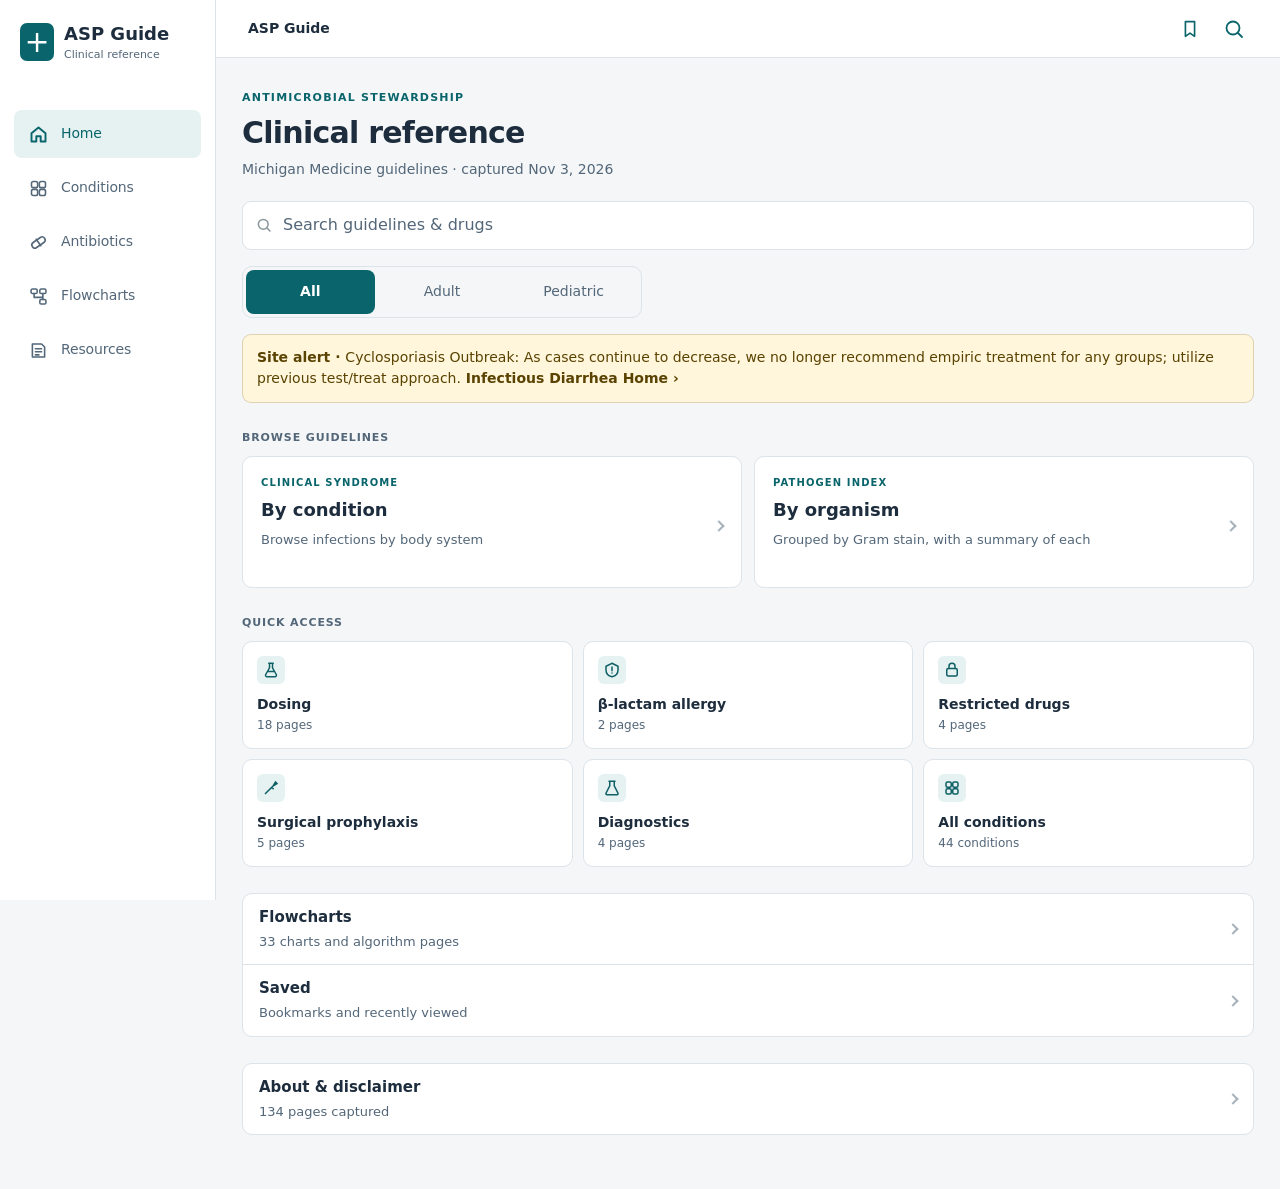
<file: index.html>
<!doctype html>
<html lang="en">
<head>
  <meta charset="utf-8">
  <meta name="viewport" content="width=device-width, initial-scale=1, viewport-fit=cover">
  <meta name="robots" content="noindex, nofollow">
  <meta name="theme-color" content="#f6f5f1" media="(prefers-color-scheme: light)">
  <meta name="theme-color" content="#0f1417" media="(prefers-color-scheme: dark)">
  <meta name="apple-mobile-web-app-capable" content="yes">
  <meta name="mobile-web-app-capable" content="yes">
  <meta name="apple-mobile-web-app-status-bar-style" content="default">
  <meta name="apple-mobile-web-app-title" content="ASP Guide">
  <meta http-equiv="Content-Security-Policy" content="default-src 'self'; script-src 'self'; style-src 'self'; img-src 'self' data:; connect-src 'self'; base-uri 'none'; form-action 'none'">
  <title>ASP Guide</title>
  <link rel="manifest" href="manifest.webmanifest">
  <link rel="icon" href="icons/icon-192.png">
  <link rel="apple-touch-icon" href="icons/apple-touch-icon.png">
  <link rel="stylesheet" href="styles.css">
</head>
<body>
  <a class="skip-link" href="#view" onclick="document.getElementById('view').focus(); return false;">Skip to content</a>
  <a class="app-brand" href="#/" aria-label="ASP Guide home"><span class="brand-symbol" aria-hidden="true">+</span><span>ASP Guide<small>Clinical reference</small></span></a>
  <header class="bar" id="bar">
    <button class="bar-btn" id="back" type="button" aria-label="Back" hidden>
      <svg viewBox="0 0 24 24" aria-hidden="true"><path d="M15 5l-7 7 7 7"/></svg>
    </button>
    <h1 class="bar-title" id="bar-title"></h1>
    <div class="bar-right">
      <button class="bar-btn" id="aa" type="button" aria-label="Change text size" hidden>
        <svg viewBox="0 0 24 24" aria-hidden="true"><path d="M3 18l4.5-11L12 18M4.6 14.5h5.8M14 18l3-7 3 7M15 16h4"/></svg>
      </button>
      <button class="bar-btn" id="star" type="button" aria-label="Save" aria-pressed="false" hidden>
        <svg viewBox="0 0 24 24" aria-hidden="true"><path d="M12 3.5l2.6 5.3 5.9.9-4.3 4.1 1 5.8L12 16.9l-5.2 2.7 1-5.8L3.5 9.7l5.9-.9z"/></svg>
      </button>
      <a class="bar-btn" id="savedbtn" href="#/saved" aria-label="Saved items">
        <svg viewBox="0 0 24 24" aria-hidden="true"><path d="M7 4h10v16l-5-3.5L7 20z"/></svg>
      </a>
      <button class="bar-btn" id="searchbtn" type="button" aria-label="Search">
        <svg viewBox="0 0 24 24" aria-hidden="true"><circle cx="11" cy="11" r="6.5"/><path d="M16 16l4 4"/></svg>
      </button>
    </div>
  </header>

  <div id="demo" class="demo" hidden>Demo data: placeholder text on the real page list. Run the capture to load the guidelines.</div>

  <main id="view" tabindex="-1"></main>

  <div id="toast" class="toast" role="status" hidden></div>

  <nav class="tabs" aria-label="Sections">
    <a href="#/" data-tab="home"><svg viewBox="0 0 24 24" aria-hidden="true"><path d="M4 10.5L12 4l8 6.5V20h-5.5v-6h-5v6H4z"/></svg><span>Home</span></a>
    <a href="#/conditions" data-tab="cond"><svg viewBox="0 0 24 24" aria-hidden="true"><rect x="4" y="4" width="7" height="7" rx="2"/><rect x="13" y="4" width="7" height="7" rx="2"/><rect x="4" y="13" width="7" height="7" rx="2"/><rect x="13" y="13" width="7" height="7" rx="2"/></svg><span>Conditions</span></a>
    <a href="#/drugs" data-tab="drugs"><svg viewBox="0 0 24 24" aria-hidden="true"><rect x="3.5" y="8.5" width="17" height="7" rx="3.5" transform="rotate(-35 12 12)"/><path d="M9.4 8.3l5.2 7.4"/></svg><span>Antibiotics</span></a>
    <a href="#/charts" data-tab="charts"><svg viewBox="0 0 24 24" aria-hidden="true"><rect x="3.5" y="3.5" width="7" height="5" rx="1.5"/><rect x="13.5" y="15.5" width="7" height="5" rx="1.5"/><rect x="13.5" y="3.5" width="7" height="5" rx="1.5"/><path d="M7 8.5v4.5h10M17 8.5v7"/></svg><span>Flowcharts</span></a>
    <a href="#/res" data-tab="res"><svg viewBox="0 0 24 24" aria-hidden="true"><path d="M5 4.5h10.5L19 8v11.5H5z"/><path d="M8.5 10h7M8.5 13.5h7M8.5 17h4"/></svg><span>Resources</span></a>
  </nav>

  <script src="app.js" defer></script>
</body>
</html>
</file>
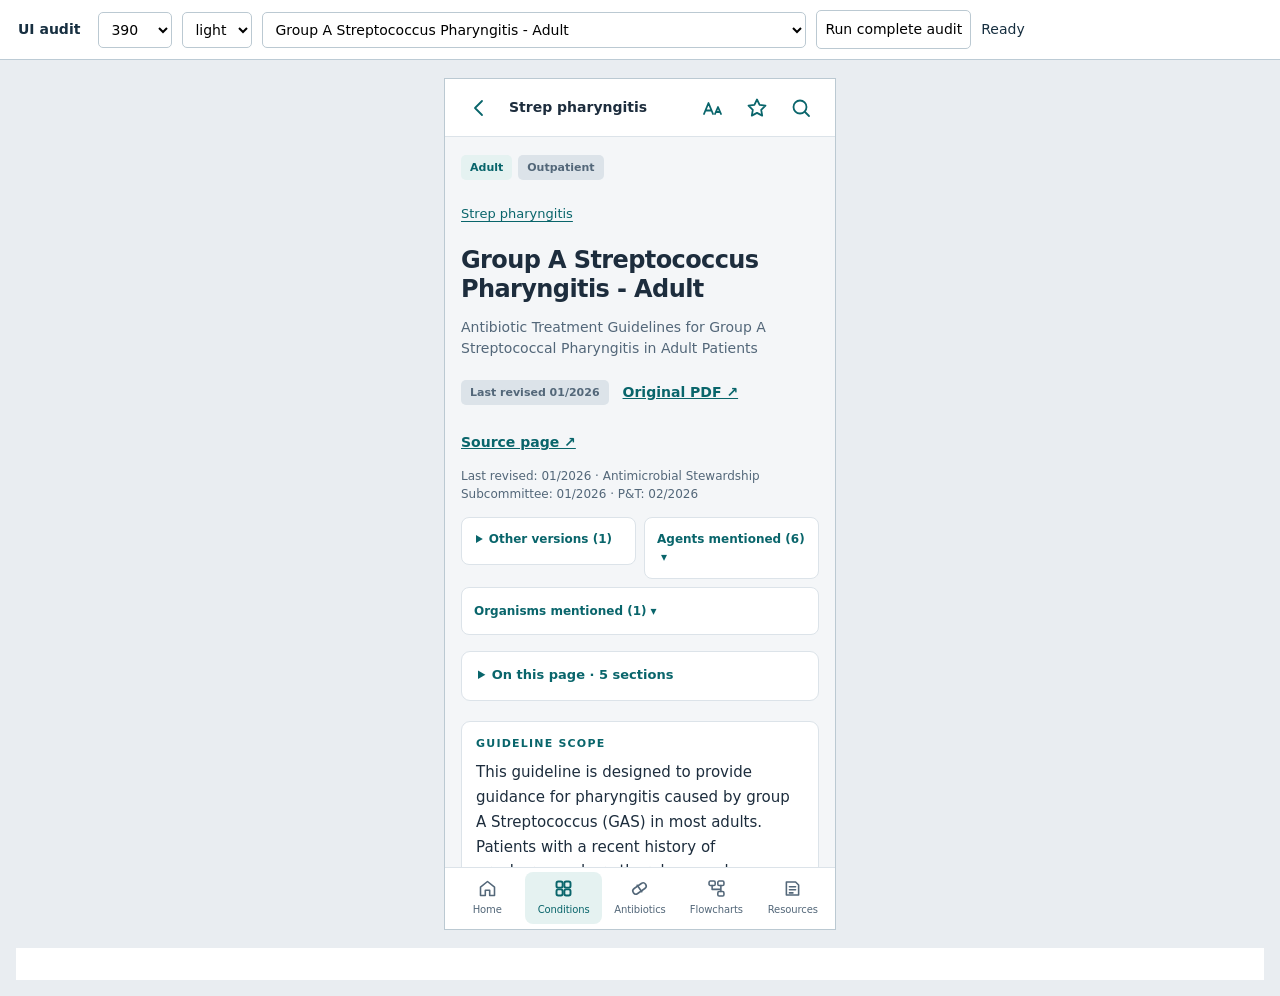
<file: tools/qa/browser-audit.html>
<!doctype html><html><head><meta charset="utf-8"><base href="../../"><title>ASP Guide UI audit</title><style>
body{margin:0;background:#e9edf1;color:#172f40;font:14px/1.5 system-ui}header{position:sticky;top:0;background:white;padding:10px 18px;z-index:2;display:flex;gap:10px;align-items:center;flex-wrap:wrap;border-bottom:1px solid #bccbd5}select,button{font:inherit;padding:8px;border:1px solid #bbc9d2;border-radius:5px;background:white}button{cursor:pointer}iframe{display:block;background:white;border:1px solid #bbc9d2;margin:18px auto;height:850px;max-width:none}#status{margin:0}pre{white-space:pre-wrap;max-height:360px;overflow:auto;margin:16px;padding:16px;background:white}h1{font-size:14px;margin:0 8px 0 0}
</style></head><body><header><h1>UI audit</h1><select id="width" aria-label="Viewport width"><option>320</option><option>375</option><option selected>390</option><option>430</option><option>768</option><option>1440</option></select><select id="theme" aria-label="Color mode"><option>light</option><option>dark</option></select><select id="route" aria-label="App route"></select><button id="run">Run complete audit</button><p id="status" role="status">Ready</p></header><iframe id="app" title="App preview" width="390"></iframe><pre id="results" aria-label="Audit results"></pre><script>
const $=id=>document.getElementById(id), frame=$('app'), norm=s=>(s||'').replace(/\s+/g,' ').trim();
let pages,tax,drugs,orgs=[],routes,segments=new Map(),busy=false,loadSerial=0;
const originalStorage=Object.fromEntries(Object.keys(localStorage).filter(k=>k.startsWith('asp.')).map(k=>[k,localStorage.getItem(k)]));
const report={viewportChecks:0,routeChecks:0,contentPages:[],failures:[],warnings:[],linksChecked:0,tableChecks:0,detailsChecked:0,interactionChecks:[]};
const nextPaint=()=>Promise.resolve();
function chunks(p){const out=[];const run=r=>(r||[]).map(x=>x[0]).join('');for(const b of p.guide?.blocks||p.blocks){if(b.t==='table'){if(b.caption)out.push(b.caption);for(const sh of b.shared||[])for(const para of sh.p)out.push(run(para));out.push(...(b.head||[]).filter(Boolean));for(const row of b.rows)for(const cell of row){if(p.guide)for(const para of cell)out.push(run(para));else out.push(cell);}}else if(b.t==='flow'){for(const c of b.cols){if(c.head)out.push(c.head);for(const n of c.nodes)for(const para of n.p)out.push(run(para));}for(const note of b.notes||[])for(const para of note)out.push(run(para));}else if(b.t==='rec'||b.t==='figtext')out.push(...b.lines);else if(b.t==='step'){out.push(run(b.r));for(const sp of b.sub||[])out.push(run(sp));for(const kv of b.kv||[])out.push(...kv);}else if(b.t==='fn'){for(const it of b.items)out.push(run(it[1]));}else if(b.t!=='fig')out.push(p.guide?run(b.r):b.x);}
 out.push(...(p.guide?.refs||[]));for(const h of p.guide?.history||[])out.push(...h);return out.map(norm).filter(Boolean);}
function navigation(hash){frame.contentWindow.route(hash);return Promise.resolve();}
function loadFrame(width,theme,pop='all',route='#/'){return new Promise((resolve,reject)=>{frame.width=width;localStorage.setItem('asp.pop',JSON.stringify(pop));frame.onload=()=>{const started=Date.now();const poll=()=>{if(frame.contentDocument?.querySelector('#view h1,#view .empty-state'))return resolve();if(Date.now()-started>12000)return reject(new Error('Load timeout'));setTimeout(poll,20);};poll();};frame.src='./?theme='+theme+'&audit='+(++loadSerial)+route;});}
function fail(kind,route,width,theme,extra){report.failures.push({kind,route,width,theme,...extra});}
function check(route,width,theme,content=false){const doc=frame.contentDocument,w=frame.contentWindow;report.routeChecks++;const body=doc.querySelector('#view');if(!body?.textContent.trim())fail('empty',route,width,theme,{});
 const overflow=doc.documentElement.scrollWidth-doc.documentElement.clientWidth;if(overflow>1){const offenders=[...doc.querySelectorAll('body *')].filter(x=>{const r=x.getBoundingClientRect();return r.width&&r.right>width+1&&!x.closest('.table-viewport,.rd-table,.hscroll')}).slice(0,5).map(x=>({tag:x.tagName,cls:x.className,w:x.getBoundingClientRect().width}));fail('page-overflow',route,width,theme,{overflow,offenders});}
 const known=(href)=>{if(!href?.startsWith('#/') || href==='#/')return true;const [a,b]=href.slice(2).split('?')[0].split('/').map(decodeURIComponent);const [,,c2]=href.slice(2).split('?')[0].split('/').map(decodeURIComponent);return ['conditions','drugs','res','files','staff','search','saved','about','organisms','charts'].includes(a)||a==='chart'&&pages.some(p=>p.id===b&&['fig','flow'].includes(p.guide?.blocks?.[+c2]?.t))||a==='p'&&pages.some(p=>p.id===b)||a==='c'&&tax.conditions.some(c=>c.id===b)||a==='d'&&drugs.some(d=>d.name===b)||a==='r'&&tax.resources.some(r=>r.id===b)||a==='o'&&orgs.some(o=>o.id===b);};for(const a of doc.querySelectorAll('a[href]')){report.linksChecked++;if(!known(a.getAttribute('href')))fail('broken-internal-target',route,width,theme,{href:a.getAttribute('href')});}
 const tooSmall=[...doc.querySelectorAll('button,summary,.tabs a,.row,.chip,.btn,.seg-btn')].filter(x=>{const r=x.getBoundingClientRect();return r.width&&r.height&&(r.height<43.5||r.width<43.5)});if(tooSmall.length)fail('touch-target',route,width,theme,{elements:tooSmall.slice(0,4).map(x=>({tag:x.tagName,cls:x.className,text:x.textContent.slice(0,40),height:x.getBoundingClientRect().height,width:x.getBoundingClientRect().width}))});
 if(content){const id=decodeURIComponent(route.slice(4).split('?')[0]),p=pages.find(x=>x.id===id);if(p){const text=norm(body.textContent),missing=segments.get(id).filter(s=>!text.includes(s));if(missing.length)fail('content-missing',route,width,theme,{missing:missing.slice(0,10)});if(!report.contentPages.includes(id))report.contentPages.push(id);
  for(const [i,b]of(p.guide?.blocks||[]).entries())if(b.t==='table'&&!(id==='guidelines~outpatient~GAS-adult'&&i===2)){const table=doc.querySelector('#g'+i+' table');if(!table)fail('table-missing',route,width,theme,{block:i});else{if(table.tBodies[0].rows.length!==b.rows.length)fail('table-row-count',route,width,theme,{block:i});for(let ri=0;ri<b.rows.length;ri++)if(table.tBodies[0].rows[ri].cells.length< b.rows[ri].length)fail('table-cell-count',route,width,theme,{block:i,row:ri});report.tableChecks++;}}
 }}
 return doc;}
async function expandDetails(doc){for(const d of doc.querySelectorAll('details')){d.open=true;report.detailsChecked++;}await nextPaint();}
function summary(){return {routeChecks:report.routeChecks,viewportChecks:report.viewportChecks,contentPages:report.contentPages.length,tableChecks:report.tableChecks,detailsChecked:report.detailsChecked,failures:report.failures.length,warnings:report.warnings.length};}
async function run(){if(busy)return;busy=true;$('run').disabled=true;report.startedAt=new Date().toISOString();try{
 for(const width of [320,375,390,430,768,1440])for(const theme of ['light','dark']){await loadFrame(width,theme);report.viewportChecks++;let n=0;for(const r of routes){await navigation(r.hash);check(r.hash,width,theme,!!r.page);if(r.page){await expandDetails(frame.contentDocument);check(r.hash,width,theme,true);}n++;if(n%15===0){$('status').textContent=width+'px · '+theme+' · '+n+'/'+routes.length+' · '+report.failures.length+' issues';$('results').textContent=JSON.stringify({summary:summary(),recent:report.failures.slice(-6)},null,2);await nextPaint();}}
 }
 // Population and empty/filter/search states, all condition, agent, resource, and organism routes.
 for(const pop of ['adult','peds']){await loadFrame(320,'light',pop);for(const r of routes.filter(x=>!x.page)){await navigation(r.hash);check(r.hash,320,'light');}}
 await loadFrame(390,'light');const doc=frame.contentDocument;
 await navigation('#/p/guidelines~outpatient~GAS-adult');const star=doc.querySelector('#star');star.click();if(star.getAttribute('aria-pressed')!=='true')throw Error('Bookmark save');star.click();report.interactionChecks.push('Save/remove bookmark');
 const before=doc.documentElement.style.getPropertyValue('--rd-scale');doc.querySelector('#aa').click();if(doc.documentElement.style.getPropertyValue('--rd-scale')===before)throw Error('Text size did not change');report.interactionChecks.push('Text-size cycle');
 await navigation('#/search?q=amoxicillin');if(!doc.querySelector('mark'))throw Error('Search highlight absent');report.interactionChecks.push('Search results/highlights');
 await navigation('#/p/guidelines~outpatient~GAS-adult?q=amoxicillin&b=2');await new Promise(r=>frame.contentWindow.requestAnimationFrame(r));if(!doc.querySelector('.flash'))throw Error('Search deep link');report.interactionChecks.push('Search passage deep link');
 await navigation('#/about');doc.querySelector('.appearance-control button:last-child').click();if(doc.documentElement.dataset.theme!=='dark')throw Error('Dark mode');report.interactionChecks.push('Appearance control');
 await navigation('#/o/enterococcus');if(!doc.querySelector('#view .synopsis .stat'))throw Error('Organism synopsis');if(!doc.querySelector('#view details.exp .psg'))throw Error('Organism passages');await navigation('#/o/enterococcus/endo');if(!doc.querySelector('#view details.exp[open] .psg'))throw Error('Endocarditis passages absent');report.interactionChecks.push('Organism synopsis → condition → quoted passages');await navigation('#/search?q=cefazolin');if(!doc.querySelector('#view .best-card[href^="#/d/"]'))throw Error('Antibiotic best match');report.interactionChecks.push('Search best-match summary card');
 // All internal rendered navigation targets are validated against the original route inventory.
 await navigation('#/conditions');for(const label of ['Adult','Pediatric','All']){const button=[...doc.querySelectorAll('.seg-btn')].find(x=>x.textContent===label);button.click();if([...doc.querySelectorAll('.seg-btn')].find(x=>x.textContent===label).getAttribute('aria-checked')!=='true')throw Error('Population selection '+label);}report.interactionChecks.push('All/adult/pediatric radio controls');
 const inputTest=async(route,query)=>{await navigation(route);let input=doc.querySelector('input');input.value=query;input.dispatchEvent(new Event('input',{bubbles:true}));await new Promise(r=>setTimeout(r,170));if(!doc.querySelector('#view').textContent.trim())throw Error('Filter output '+route);input.dispatchEvent(new KeyboardEvent('keydown',{key:'Escape',bubbles:true}));if(input.value!=='')throw Error('Escape reset '+route);};
 await inputTest('#/conditions','pneumonia');await inputTest('#/drugs','Zosyn');await inputTest('#/search','amoxicillin');await inputTest('#/files','zzzzzz');await inputTest('#/staff','zzzzzz');report.interactionChecks.push('Condition, agent, global, file, and staff filters; Escape reset');
 await navigation('#/p/guidelines~outpatient~GAS-adult');const detail=doc.querySelector('.reader-contents');detail.querySelector('summary').click();if(!detail.open)throw Error('Contents expansion');detail.querySelector('summary').click();if(detail.open)throw Error('Contents collapse');report.interactionChecks.push('Disclosure open/close');
 frame.width=320;for(let i=0;i<4;i++){doc.querySelector('#aa').click();check('#/p/guidelines~outpatient~GAS-adult',320,'dark',true);}report.interactionChecks.push('All four reading text sizes at 320px');
 for(const href of ['#/conditions','#/drugs','#/charts','#/res','#/']){await new Promise((resolve,reject)=>{const timer=setTimeout(()=>reject(Error('Tab click '+href)),5000);frame.contentWindow.addEventListener('asp:route',()=>{clearTimeout(timer);resolve();},{once:true});doc.querySelector('.tabs a[href="'+href+'"]').click();});}report.interactionChecks.push('Five bottom navigation links through hashchange router');await new Promise((resolve,reject)=>{const timer=setTimeout(()=>reject(Error('Header Saved button')),5000);frame.contentWindow.addEventListener('asp:route',()=>{clearTimeout(timer);resolve();},{once:true});doc.querySelector('#savedbtn').click();});if(!/Saved/.test(doc.querySelector('#view h1')?.textContent||''))throw Error('Saved screen');report.interactionChecks.push('Header Saved button');
 await navigation('#/saved');const clear=doc.querySelector('.btn-quiet');if(clear){clear.click();if(doc.querySelector('.btn-quiet'))throw Error('Clear recents');}report.interactionChecks.push('Clear recent history');
 await navigation('#/res');report.completedAt=new Date().toISOString();report.status='complete';
 }catch(error){report.status='failed';report.failures.push({kind:'runner-error',message:String(error)});}finally{$('status').textContent='Finished · '+JSON.stringify(summary());$('results').textContent=JSON.stringify(report,null,2);$('run').disabled=false;busy=false;for(const k of Object.keys(localStorage).filter(k=>k.startsWith('asp.')))localStorage.removeItem(k);for(const[k,v]of Object.entries(originalStorage))localStorage.setItem(k,v);}}
Promise.all(['data/content.json','data/taxonomy.json','data/drugs.json','data/organisms.json'].map(x=>fetch(x).then(r=>r.json()))).then(async([d,t,ds,og])=>{pages=d.pages;tax=t;drugs=ds;orgs=og.organisms;for(const p of pages)segments.set(p.id,chunks(p));routes=[...['#/','#/conditions','#/drugs','#/res','#/files','#/staff','#/search','#/saved','#/about','#/unknown','#/organisms','#/charts','#/charts?f=zzzzzz','#/charts?k=path','#/charts?k=edu','#/chart/missing/0','#/organisms?f=zzzzzz','#/organisms?cat=gnb','#/o/missing','#/search?q=MRSA','#/search?q=klebsiella'].map(hash=>({hash})),...orgs.map(o=>({hash:'#/o/'+o.id})),...pages.flatMap(p=>(p.guide?.blocks||[]).map((b,i)=>['fig','flow'].includes(b.t)?{hash:'#/chart/'+encodeURIComponent(p.id)+'/'+i}:null).filter(Boolean)),...pages.map(p=>({hash:'#/p/'+encodeURIComponent(p.id),page:true})),...tax.conditions.map(c=>({hash:'#/c/'+c.id})),...tax.resources.map(r=>({hash:'#/r/'+r.id})),...drugs.map(d=>({hash:'#/d/'+encodeURIComponent(d.name)})),...['#/conditions?f=zzzzzz','#/drugs?f=zzzzzz','#/search?q=zzzzzz','#/search?q=amoxicillin','#/search?q=penicillin%20allergy','#/p/missing','#/c/missing','#/d/missing','#/r/missing','#/o/enterococcus','#/o/enterococcus/uti','#/o/enterococcus/endo','#/o/staph-aureus','#/o/gas','#/o/candida','#/o/staph-aureus/sab','#/o/staph-aureus/endo','#/o/staph-aureus/ssti','#/o/staph-aureus/bsi','#/o/gas/gas','#/o/candida/candida','#/o/missing','#/o/enterococcus/missing'].map(hash=>({hash}))];$('route').replaceChildren(...routes.map(r=>Object.assign(document.createElement('option'),{value:r.hash,textContent:r.page?pages.find(p=>r.hash.endsWith(encodeURIComponent(p.id))).title:r.hash})));$('route').value='#/p/guidelines~outpatient~GAS-adult';await loadFrame(390,'light','all',$('route').value);});
$('run').onclick=run;for(const id of ['width','theme','route'])$(id).onchange=()=>loadFrame($('width').value,$('theme').value,'all',$('route').value);
</script></body></html>
</file>
<file: styles.css>
:root {
  --bg: #f6f5f1; --card: #ffffff; --ink: #15212a; --muted: #5d6a72; --line: #e4e2db;
  --accent: #0e5f66; --accent-ink: #ffffff; --accent-soft: #e2efee;
  --peds: #6a4c93; --peds-soft: #efe9f6; --op: #8a5a12; --op-soft: #f7eedd;
  --mark: #ffe69c; --callout: #fff6dc; --callout-ink: #5a4300; --warn: #8b2f1c; --warn-soft: #fbebe6;
  --bar: rgba(246, 245, 241, .88); --shadow: 0 1px 2px rgba(20, 30, 35, .05), 0 0 0 .5px var(--line);
  --r: 14px; --tabh: 58px; --rd-scale: 1;
  --sans: -apple-system, BlinkMacSystemFont, "SF Pro Text", "Segoe UI", Roboto, system-ui, sans-serif;
  --serif: "New York", "Iowan Old Style", Charter, Georgia, serif;
  color-scheme: light dark;
}
@media (prefers-color-scheme: dark) {
  :root {
    --bg: #0f1417; --card: #182024; --ink: #e8ecea; --muted: #98a5ab; --line: #263137;
    --accent: #74cbd1; --accent-ink: #062427; --accent-soft: #15383b;
    --peds: #c4a8ec; --peds-soft: #2c2340; --op: #e6bd78; --op-soft: #33281a;
    --mark: #5c4a12; --callout: #2c2512; --callout-ink: #f3dc9a; --warn: #ffb4a3; --warn-soft: #3a1f19;
    --bar: rgba(15, 20, 23, .88); --shadow: 0 0 0 .5px var(--line);
  }
}
* { box-sizing: border-box; -webkit-tap-highlight-color: transparent; }
[hidden] { display: none !important; }
html { -webkit-text-size-adjust: 100%; }
body { margin: 0; background: var(--bg); color: var(--ink); font: 17px/1.5 var(--sans); min-height: 100dvh;
  padding-bottom: calc(var(--tabh) + env(safe-area-inset-bottom) + 28px); }
a { color: var(--accent); }
button { font: inherit; color: inherit; }
:focus-visible { outline: 3px solid var(--accent); outline-offset: 2px; border-radius: 8px; }
main:focus { outline: none; }
svg { width: 24px; height: 24px; fill: none; stroke: currentColor; stroke-width: 1.8; stroke-linecap: round; stroke-linejoin: round; }
.muted { color: var(--muted); }

/* top bar */
.bar { position: sticky; top: 0; z-index: 10; display: grid; grid-template-columns: 88px 1fr 88px; align-items: center;
  padding: calc(env(safe-area-inset-top) + 4px) 6px 4px; background: var(--bar);
  -webkit-backdrop-filter: saturate(1.6) blur(18px); backdrop-filter: saturate(1.6) blur(18px); border-bottom: .5px solid var(--line); }
.bar.bar-large { border-bottom-color: transparent; }
.bar-title { grid-column: 2; grid-row: 1; margin: 0; text-align: center; font-size: 17px; font-weight: 600; white-space: nowrap; overflow: hidden; text-overflow: ellipsis; }
.bar-right { grid-column: 3; grid-row: 1; display: flex; justify-content: flex-end; }
#back { grid-column: 1; grid-row: 1; }
.bar-btn { width: 44px; height: 44px; display: grid; place-items: center; border: 0; background: none; color: var(--accent); border-radius: 50%; cursor: pointer; padding: 0; }
.bar-btn:active { background: var(--accent-soft); }
#star[aria-pressed="true"] svg { fill: currentColor; }

.demo { max-width: 720px; margin: 8px auto 0; padding: 8px 12px; border-radius: 10px; background: var(--callout); color: var(--callout-ink); font-size: 13px; }
@media (max-width: 752px) { .demo { margin: 8px 16px 0; } }
main { max-width: 720px; margin: 0 auto; padding: 4px 16px 0; }

/* large titles */
.large { margin: 6px 0 12px; }
.large h1 { font-family: var(--serif); font-size: 32px; line-height: 1.1; letter-spacing: -.01em; margin: 0; font-weight: 700; }
.large-sub { margin: 6px 0 0; color: var(--muted); font-size: 15px; }

/* search */
.search-wrap { position: sticky; top: calc(env(safe-area-inset-top) + 53px); z-index: 5; background: var(--bg); padding: 8px 0 4px; margin: 0 -2px; }
.search { display: block; width: 100%; font: inherit; font-size: 17px; color: var(--ink); text-decoration: none;
  padding: 11px 14px 11px 40px; border-radius: 12px; border: 0; background-color: var(--card); box-shadow: var(--shadow);
  background-image: url("data:image/svg+xml,%3Csvg xmlns='http://www.w3.org/2000/svg' viewBox='0 0 24 24' fill='none' stroke='%238a969c' stroke-width='2' stroke-linecap='round'%3E%3Ccircle cx='11' cy='11' r='6.5'/%3E%3Cpath d='M16 16l4 4'/%3E%3C/svg%3E");
  background-repeat: no-repeat; background-position: 12px 50%; background-size: 18px; -webkit-appearance: none; appearance: none; }
.search.fake { color: var(--muted); margin: 4px 0 0; }
.search::-webkit-search-cancel-button { -webkit-appearance: none; }

/* population switch */
.seg { display: grid; grid-template-columns: repeat(3, 1fr); gap: 2px; padding: 2px; margin: 12px 0 2px; border-radius: 10px; background: var(--line); }
.seg-btn { border: 0; background: transparent; padding: 7px 0; border-radius: 8px; font-size: 14px; font-weight: 500; color: var(--muted); cursor: pointer; }
.seg-btn[aria-checked="true"] { background: var(--card); color: var(--ink); font-weight: 600; box-shadow: 0 1px 3px rgba(0,0,0,.12); }

/* sections + lists */
.sec { margin-top: 22px; }
.sec-h, .group-h { margin: 0 4px 8px; font-size: 13px; font-weight: 600; letter-spacing: .04em; text-transform: uppercase; color: var(--muted); }
.group-h { margin-top: 30px; color: var(--ink); font-size: 14px; }
.list { list-style: none; margin: 0; padding: 0; background: var(--card); border-radius: var(--r); overflow: hidden; box-shadow: var(--shadow); }
.list > li + li { border-top: .5px solid var(--line); }
.row { display: flex; align-items: center; gap: 12px; min-height: 52px; padding: 11px 14px; color: inherit; text-decoration: none; cursor: pointer; }
.row:active { background: var(--accent-soft); }
.row-main { flex: 1; min-width: 0; display: flex; flex-direction: column; gap: 2px; }
.row-title { font-weight: 500; overflow-wrap: anywhere; }
.row-sub { font-size: 14px; color: var(--muted); line-height: 1.4; overflow-wrap: anywhere; }
.row-meta { font-size: 12px; font-weight: 600; letter-spacing: .02em; }
.chev { width: 8px; height: 8px; border-right: 2px solid var(--muted); border-top: 2px solid var(--muted); transform: rotate(45deg); opacity: .5; flex: none; transition: transform .15s; }
.ext { color: var(--muted); flex: none; }
.count { min-width: 30px; text-align: center; font-size: 13px; font-weight: 600; padding: 2px 8px; border-radius: 999px; background: var(--accent-soft); color: var(--accent); font-variant-numeric: tabular-nums; flex: none; }
.hint { color: var(--muted); font-size: 14px; margin: 12px 4px 0; }
.empty { color: var(--muted); font-size: 15px; padding: 14px; }
.empty-state { text-align: center; padding: 48px 24px; }
.empty-title { font-weight: 600; font-size: 18px; margin: 0 0 6px; }

/* population badges */
.badges { display: inline-flex; gap: 4px; flex: none; }
.pb { font-size: 11px; font-weight: 700; min-width: 22px; height: 22px; padding: 0 6px; display: inline-grid; place-items: center; border-radius: 6px; background: var(--accent-soft); color: var(--accent); }
.pb-p { background: var(--peds-soft); color: var(--peds); }
.pb-o { background: var(--op-soft); color: var(--op); }
.pill { display: inline-block; font-size: 12px; font-weight: 600; padding: 2px 9px; border-radius: 999px; background: var(--accent-soft); color: var(--accent); }
.pill-q { background: var(--line); color: var(--muted); }
.pill-s { margin-left: auto; flex: none; }

/* home */
.alert { display: block; margin-top: 14px; padding: 12px 14px; border-radius: 12px; background: var(--callout); color: var(--callout-ink); text-decoration: none; font-size: 15px; }
.qa-grid { display: grid; grid-template-columns: repeat(2, minmax(0, 1fr)); gap: 10px; }
@media (min-width: 560px) { .qa-grid { grid-template-columns: repeat(3, minmax(0, 1fr)); } }
.qa { display: flex; flex-direction: column; gap: 2px; padding: 14px; min-height: 108px; border-radius: var(--r); background: var(--card); box-shadow: var(--shadow); color: var(--ink); text-decoration: none; }
.qa:active { transform: scale(.98); }
.qa-label { font-weight: 600; margin-top: auto; line-height: 1.25; }
.qa-n { font-size: 13px; color: var(--muted); }
.qa-icon { width: 34px; height: 34px; border-radius: 10px; background: var(--accent-soft) center / 20px no-repeat; }
.qa-icon[data-i="dosing"] { background-image: url("data:image/svg+xml,%3Csvg xmlns='http://www.w3.org/2000/svg' viewBox='0 0 24 24' fill='none' stroke='%230e5f66' stroke-width='2' stroke-linecap='round'%3E%3Cpath d='M9 3h6M10 3v6l-5 9a2 2 0 002 3h10a2 2 0 002-3l-5-9V3M7.5 14h9'/%3E%3C/svg%3E"); }
.qa-icon[data-i="allergy"] { background-image: url("data:image/svg+xml,%3Csvg xmlns='http://www.w3.org/2000/svg' viewBox='0 0 24 24' fill='none' stroke='%230e5f66' stroke-width='2' stroke-linecap='round'%3E%3Cpath d='M12 3l8 4v5c0 4.5-3.4 8-8 9-4.6-1-8-4.5-8-9V7z'/%3E%3Cpath d='M12 8v5M12 16h.01'/%3E%3C/svg%3E"); }
.qa-icon[data-i="restricted"] { background-image: url("data:image/svg+xml,%3Csvg xmlns='http://www.w3.org/2000/svg' viewBox='0 0 24 24' fill='none' stroke='%230e5f66' stroke-width='2' stroke-linecap='round'%3E%3Crect x='5' y='10' width='14' height='10' rx='2'/%3E%3Cpath d='M8 10V7a4 4 0 018 0v3'/%3E%3C/svg%3E"); }
.qa-icon[data-i="surg"] { background-image: url("data:image/svg+xml,%3Csvg xmlns='http://www.w3.org/2000/svg' viewBox='0 0 24 24' fill='none' stroke='%230e5f66' stroke-width='2' stroke-linecap='round'%3E%3Cpath d='M4 20L15 9l3-5 2 2-5 3L4 20zM13 11l2 2'/%3E%3C/svg%3E"); }
.qa-icon[data-i="diag"] { background-image: url("data:image/svg+xml,%3Csvg xmlns='http://www.w3.org/2000/svg' viewBox='0 0 24 24' fill='none' stroke='%230e5f66' stroke-width='2' stroke-linecap='round'%3E%3Cpath d='M9 3v6L4 19a1.5 1.5 0 001.3 2h13.4A1.5 1.5 0 0020 19l-5-10V3M8 3h8'/%3E%3C/svg%3E"); }
.qa-icon[data-i="cond"] { background-image: url("data:image/svg+xml,%3Csvg xmlns='http://www.w3.org/2000/svg' viewBox='0 0 24 24' fill='none' stroke='%230e5f66' stroke-width='2' stroke-linecap='round'%3E%3Crect x='4' y='4' width='7' height='7' rx='2'/%3E%3Crect x='13' y='4' width='7' height='7' rx='2'/%3E%3Crect x='4' y='13' width='7' height='7' rx='2'/%3E%3Crect x='13' y='13' width='7' height='7' rx='2'/%3E%3C/svg%3E"); }
@media (prefers-color-scheme: dark) { .qa-icon { filter: brightness(2.4) saturate(.6); } }

/* chips */
.chips { display: flex; flex-wrap: wrap; gap: 8px; }
.hscroll { display: flex; gap: 8px; overflow-x: auto; scrollbar-width: none; padding: 2px 16px; margin: 0 -16px; -webkit-overflow-scrolling: touch; }
.hscroll::-webkit-scrollbar { display: none; }
.chip { flex: none; display: inline-flex; flex-direction: column; font-size: 14px; font-weight: 500; padding: 7px 12px; border-radius: 999px; border: 0;
  background: var(--accent-soft); color: var(--accent); text-decoration: none; cursor: pointer; white-space: nowrap; max-width: 260px; overflow: hidden; text-overflow: ellipsis; }
.chip-out { border-radius: 12px; background: var(--card); box-shadow: var(--shadow); color: var(--ink); white-space: normal; max-width: 220px; line-height: 1.3; }
.chip-k { font-size: 11px; font-weight: 700; letter-spacing: .03em; text-transform: uppercase; color: var(--accent); margin-bottom: 2px; }

/* reader */
.reader { padding-top: 4px; }
.rd-badges { display: flex; gap: 6px; margin-top: 10px; }
.rd-title { font-family: var(--serif); font-size: 29px; line-height: 1.15; margin: 8px 0 12px; font-weight: 700; letter-spacing: -.01em; }
.versions { margin: 4px 0 14px; }
.versions-label { display: block; font-size: 12px; font-weight: 600; letter-spacing: .04em; text-transform: uppercase; color: var(--muted); margin: 0 0 6px 2px; }
.toc { position: sticky; top: calc(env(safe-area-inset-top) + 53px); z-index: 4; background: var(--bg); padding: 8px 0; margin: 0 0 4px; border-bottom: .5px solid var(--line); }
.toc .chip { background: var(--card); box-shadow: var(--shadow); color: var(--ink); font-size: 13px; padding: 6px 11px; }
.agents { margin: 10px 0 4px; }
.agents summary { cursor: pointer; font-size: 14px; font-weight: 600; color: var(--accent); padding: 4px 2px; list-style: none; }
.agents summary::-webkit-details-marker { display: none; }
.agents summary::after { content: " ▾"; }
.agents[open] summary::after { content: " ▴"; }
.agents .chips { margin-top: 8px; }
.rd-body { font-size: calc(17px * var(--rd-scale)); }
.rd-body p, .rd-body li { max-width: 68ch; }
.rd-body .rd-h { font-size: 1.18em; margin: 1.7em 0 .45em; line-height: 1.25; scroll-margin-top: 120px; }
.rd-body h3.rd-h { font-size: 1.06em; }
.rd-body h4.rd-h { font-size: .9em; text-transform: uppercase; letter-spacing: .03em; color: var(--muted); }
.rd-ul { padding-left: 1.2em; margin: .5em 0; }
.rd-ul li { margin: .4em 0; }
.rd-ul li::marker { color: var(--accent); }
.rd-ul li.d1 { margin-left: 1.1em; } .rd-ul li.d2 { margin-left: 2.2em; } .rd-ul li.d3 { margin-left: 3.3em; }
.rd-table { overflow-x: auto; margin: 1em -16px; padding: 0 16px 4px; -webkit-overflow-scrolling: touch; }
.rd-table table { border-collapse: separate; border-spacing: 0; font-size: .88em; min-width: 100%; background: var(--card); border-radius: 12px; box-shadow: var(--shadow); }
.rd-table th, .rd-table td { text-align: left; vertical-align: top; padding: 9px 12px; border-bottom: .5px solid var(--line); min-width: 120px; }
.rd-table tr:last-child td { border-bottom: 0; }
.rd-table th { font-size: .85em; font-weight: 600; color: var(--muted); background: var(--accent-soft); }
.rd-table th:first-child { border-top-left-radius: 12px; } .rd-table th:last-child { border-top-right-radius: 12px; }
.in-link { font-weight: 500; text-decoration: none; }
.in-link::after { content: " ›"; opacity: .6; }
.tag { margin-left: 6px; font-size: 11px; font-weight: 600; padding: 1px 7px; border-radius: 999px; background: var(--line); color: var(--muted); white-space: nowrap; vertical-align: 2px; }
.rd-foot { margin-top: 32px; padding-top: 16px; border-top: .5px solid var(--line); text-align: center; }
.rd-foot p { font-size: 13px; }
mark { background: var(--mark); color: inherit; border-radius: 3px; padding: 0 1px; }
.flash { animation: flash 1.8s ease-out; border-radius: 6px; }
@keyframes flash { 0%, 35% { box-shadow: 0 0 0 6px var(--mark); background: var(--mark); } 100% { box-shadow: 0 0 0 6px transparent; } }
.callout { background: var(--callout); color: var(--callout-ink); padding: 12px 14px; border-radius: 12px; }
.notice { margin-top: 16px; padding: 12px 14px; border-radius: 12px; background: var(--warn-soft); color: var(--warn); font-size: 15px; }
.notice a { color: inherit; font-weight: 600; }

/* drug detail */
.exp > summary { list-style: none; }
.exp > summary::-webkit-details-marker { display: none; }
.chev-d { transform: rotate(135deg); }
.exp[open] .chev-d { transform: rotate(-45deg); }
.exp-body { padding: 0 14px 14px; display: flex; flex-direction: column; gap: 12px; }
.exp-page { display: flex; flex-direction: column; gap: 6px; }
.exp-title { display: flex; align-items: center; gap: 8px; font-size: 14px; font-weight: 600; color: var(--accent); text-decoration: none; }
.psg { display: block; font-size: 15px; line-height: 1.45; color: var(--ink); text-decoration: none; padding: 9px 11px; border-radius: 10px; background: var(--bg); }
.psg:active { background: var(--accent-soft); }
.card-li { padding: 12px 14px; display: flex; flex-direction: column; gap: 8px; }

/* buttons, toast */
.btn { display: inline-block; padding: 11px 18px; border-radius: 12px; background: var(--accent); color: var(--accent-ink); text-decoration: none; font-weight: 600; border: 0; cursor: pointer; }
.btn-quiet { display: block; margin: 18px auto 0; background: transparent; color: var(--muted); font-weight: 500; }
.toast { position: fixed; left: 50%; transform: translateX(-50%); bottom: calc(var(--tabh) + env(safe-area-inset-bottom) + 14px); z-index: 20;
  background: var(--ink); color: var(--bg); padding: 8px 16px; border-radius: 999px; font-size: 14px; font-weight: 500; }

/* tab bar */
.tabs { position: fixed; inset: auto 0 0 0; z-index: 10; display: grid; grid-template-columns: repeat(5, 1fr);
  padding: 5px 2px calc(env(safe-area-inset-bottom) + 3px); background: var(--bar);
  -webkit-backdrop-filter: saturate(1.6) blur(18px); backdrop-filter: saturate(1.6) blur(18px); border-top: .5px solid var(--line); }
.tabs a { display: flex; flex-direction: column; align-items: center; gap: 2px; padding: 4px 0; font-size: 10.5px; font-weight: 500; color: var(--muted); text-decoration: none; }
.tabs a[aria-current="page"] { color: var(--accent); }
.tabs a[aria-current="page"] svg { stroke-width: 2.2; }

@media (prefers-reduced-motion: reduce) { *, .flash { animation: none !important; transition: none !important; } html { scroll-behavior: auto; } }

/* PDF document viewer */
.doc { margin: 14px -16px 0; }
.doc-bar { display: flex; align-items: center; justify-content: space-between; padding: 0 16px 8px; }
.doc-n { font-size: 13px; color: var(--muted); font-weight: 600; }
.doc-btn { font-size: 14px; font-weight: 600; text-decoration: none; padding: 6px 12px; border-radius: 999px; background: var(--accent-soft); }
.doc-page { margin: 0 0 12px; position: relative; scroll-margin-top: 110px; }
.doc-page img { display: block; width: 100%; height: auto; background: #fff; box-shadow: var(--shadow); }
@media (min-width: 752px) { .doc { margin: 14px 0 0; } .doc-bar { padding: 0 0 8px; } .doc-page img { border-radius: 8px; } }
.doc-page figcaption { position: absolute; right: 10px; bottom: 8px; font-size: 11px; font-weight: 600; color: #fff; background: rgba(20, 30, 35, .62); padding: 2px 8px; border-radius: 999px; }
.doc-page.flash img { outline: 4px solid var(--mark); }
.hit-banner { position: sticky; top: calc(env(safe-area-inset-top) + 104px); z-index: 3; margin: 8px 0; padding: 10px 12px; border-radius: 12px; background: var(--callout); color: var(--callout-ink); box-shadow: 0 4px 14px rgba(0,0,0,.08); }
.hit-banner p { margin: 4px 0 0; font-size: 15px; color: var(--ink); }
.textver { margin-top: 18px; border-top: .5px solid var(--line); padding-top: 12px; }
.textver > summary { cursor: pointer; font-weight: 600; color: var(--accent); }
.pg-label { font-size: 12px !important; font-weight: 700; letter-spacing: .04em; text-transform: uppercase; color: var(--muted); margin: 1.4em 0 .3em; }
.small { font-size: 13px; }
.alert-link { font-weight: 600; white-space: nowrap; }

/* native guidelines */
.rd-sub { margin: -6px 0 8px; color: var(--muted); font-size: 15px; }
.rd-meta { display: flex; flex-wrap: wrap; align-items: center; gap: 10px; margin: 0 0 12px; font-size: 14px; }
.rd-body strong { font-weight: 650; }
.rd-body sup { font-size: .68em; line-height: 0; color: var(--muted); }
.tb-cap { font-size: .8em; font-weight: 700; letter-spacing: .04em; text-transform: uppercase; color: var(--accent); margin: 1.8em 0 .6em; scroll-margin-top: 120px; line-height: 1.3; }
.tb-cards { display: flex; flex-direction: column; gap: 10px; margin: .6em 0 1.2em; }
.card-row { background: var(--card); border-radius: 14px; box-shadow: var(--shadow); padding: 12px 14px; display: flex; flex-direction: column; gap: 10px; }
.card-title { font-weight: 650; font-size: 1.02em; padding-bottom: 8px; border-bottom: .5px solid var(--line); }
.card-title p, .card-val p { margin: 0 0 .25em; }
.card-label { font-size: .72em; font-weight: 700; letter-spacing: .05em; text-transform: uppercase; color: var(--muted); margin-bottom: 3px; }
.card-val { font-size: .97em; }
.card-val p.conj, .rd-table p.conj { font-size: .72em; font-weight: 700; letter-spacing: .08em; color: var(--muted); margin: .3em 0; }
.card-val p.lbl, .rd-table p.lbl { font-weight: 600; margin-top: .5em; color: var(--accent); }
.card-cell + .card-cell { padding-top: 10px; border-top: .5px dashed var(--line); }
.tb-wrap .rd-table th[scope="row"] { background: var(--card); color: var(--ink); font-weight: 600; font-size: inherit; }
.rd-table p { margin: 0 0 .2em; }
.fig { margin: 1em -16px; }
.fig img { display: block; width: 100%; height: auto; background: #fff; box-shadow: var(--shadow); }
.fig figcaption { font-size: 12px; color: var(--muted); padding: 6px 16px 0; }
.fig .textver { margin: 6px 16px 0; }
@media (min-width: 752px) { .fig { margin: 1em 0; } .fig img { border-radius: 8px; } .fig figcaption, .fig .textver { padding-left: 0; margin-left: 0; } }
.extra { margin-top: 14px; border-top: .5px solid var(--line); padding-top: 12px; }
.extra > summary { cursor: pointer; font-weight: 600; color: var(--accent); }
.refs { font-size: 13px; color: var(--muted); padding-left: 1.3em; }
.refs li { margin: .5em 0; }
[data-u].flash { animation: flash 2s ease-out; }

/* flowchart pathways */
.flow { margin: 1.2em 0; }
.flow-top { margin-bottom: 8px; }
.flow-tag { font-size: 11px; font-weight: 700; letter-spacing: .06em; text-transform: uppercase; color: var(--muted); }
.flow-col { margin-bottom: 14px; }
.flow-head { font-size: .78em; font-weight: 700; letter-spacing: .05em; text-transform: uppercase; color: var(--accent); margin: 0 0 8px 2px; }
.flow-card { background: var(--card); border-radius: 14px; box-shadow: var(--shadow); padding: 12px 14px; margin-bottom: 10px; }
.flow-node p { margin: 0 0 .3em; }
.flow-next { margin-top: 10px; padding-left: 12px; border-left: 3px solid var(--accent-soft); display: flex; flex-direction: column; gap: 10px; }
.flow-arrow { font-size: .72em; font-weight: 700; letter-spacing: .05em; text-transform: uppercase; color: var(--muted); }
.flow-next .flow-node { background: var(--bg); border-radius: 10px; padding: 9px 11px; }
.flow-note { font-size: .92em; color: var(--muted); margin: 8px 2px; }
.flow-img { display: block; width: 100%; height: auto; margin-top: 8px; border-radius: 8px; background: #fff; }
.rec { margin: 1em 0; padding: 10px 12px; border-radius: 12px; border: 1px dashed var(--line); font-size: .92em; }
.rec-h { font-size: 11px; font-weight: 700; letter-spacing: .05em; text-transform: uppercase; color: var(--muted); margin-bottom: 4px; }
.rec p { margin: .3em 0; }

/* ===== Unified clinical reference interface ===== */
:root {
  --bg:#f4f6f8; --card:#fff; --ink:#1d2d3d; --muted:#536779; --line:#dce3e9;
  --accent:#09656b; --accent-ink:#fff; --accent-soft:#e5f2f1;
  --bar:rgba(255,255,255,.96); --r:10px;
  --shadow:0 1px 2px rgba(19,40,55,.035); --tabh:66px;
}
:root[data-theme="light"] { color-scheme:light; }
:root[data-theme="dark"] {
  color-scheme:dark; --bg:#11191f; --card:#1b262f; --ink:#e4edf4; --muted:#b0bfcb; --line:#35434e;
  --accent:#85d4d0; --accent-ink:#082b2e; --accent-soft:#203d40; --bar:rgba(21,31,39,.97);
  --peds:#d2b5f2; --peds-soft:#302840; --op:#ebc380; --op-soft:#382e20;
  --mark:#66501b; --callout:#352e1d; --callout-ink:#f5dfa6; --warn:#ffc2ad; --warn-soft:#3a2823;
}
@media (prefers-color-scheme:dark) {
  :root:not([data-theme="light"]) {
    --bg:#11191f; --card:#1b262f; --ink:#e4edf4; --muted:#b0bfcb; --line:#35434e;
    --accent:#85d4d0; --accent-ink:#082b2e; --accent-soft:#203d40; --bar:rgba(21,31,39,.97);
  }
  :root[data-theme="light"] {
    --bg:#f4f6f8; --card:#fff; --ink:#1d2d3d; --muted:#536779; --line:#dce3e9;
    --accent:#09656b; --accent-ink:#fff; --accent-soft:#e5f2f1; --bar:rgba(255,255,255,.96);
    --peds:#6a4c93; --peds-soft:#efe9f6; --op:#8a5a12; --op-soft:#f7eedd;
    --mark:#ffe69c; --callout:#fff6dc; --callout-ink:#5a4300; --warn:#8b2f1c; --warn-soft:#fbebe6;
  }
}
html {scroll-padding-top:76px;}
body {font-size:16px;line-height:1.55;}
button, a, summary {touch-action:manipulation;}
button {cursor:pointer;}
button:disabled {cursor:default;opacity:.65;}
main {max-width:1060px;padding:22px 24px 12px;}
main > * {min-width:0;}
.skip-link {position:fixed;top:8px;left:8px;z-index:40;transform:translateY(-180%);background:var(--ink);color:var(--bg);padding:12px 16px;border-radius:8px;}
.skip-link:focus {transform:none;}
.app-brand {display:none;}
.eyebrow {font-size:11px;line-height:1.5;font-weight:700;letter-spacing:.11em;text-transform:uppercase;color:var(--accent);margin:0 0 8px;}
.bar {grid-template-columns:48px minmax(0,1fr) 132px;padding:calc(env(safe-area-inset-top) + 6px) 12px 6px;min-height:58px;backdrop-filter:blur(12px);border-bottom:1px solid var(--line);}
.bar.bar-large {border-bottom:1px solid var(--line);grid-template-columns:1fr;}
.bar-title {font-size:14px;text-align:left;padding:0 8px;font-weight:600;}
.bar.bar-large .bar-right {grid-column:1;}
.bar.bar-large .bar-title {grid-column:1;}
.bar.bar-large .bar-title:empty::after {content:'ASP Guide';font-size:16px;}
.bar-btn {border-radius:8px;}
.bar-right {width:132px;}
.large {margin:2px 0 20px;}
.large h1,.rd-title {font-family:var(--sans);font-size:28px;line-height:1.22;letter-spacing:-.025em;font-weight:700;}
.large-sub {font-size:14px;max-width:65ch;margin-top:8px;}
.seg {max-width:400px;border:1px solid var(--line);background:var(--bg);gap:3px;padding:3px;margin:16px 0;}
.seg-btn {min-height:44px;padding:8px;font-size:14px;}
.seg-btn[aria-checked="true"] {background:var(--accent);color:var(--accent-ink);box-shadow:none;}
.search-wrap {position:relative;top:auto;z-index:1;padding:0;margin:16px 0;}
.search {min-height:48px;border:1px solid var(--line);border-radius:9px;padding-top:11px;padding-bottom:11px;box-shadow:none;font-size:16px;}
.search:focus {border-color:var(--accent);outline:2px solid var(--accent-soft);}
.search.fake {margin:16px 0;}
.sec {margin-top:26px;}
.sec-h,.group-h {margin:0 0 10px;font-size:11px;letter-spacing:.08em;font-weight:700;}
.list {border:1px solid var(--line);box-shadow:none;}
.row {min-height:64px;padding:13px 16px;gap:12px;}
.row-title {font-size:15px;font-weight:600;line-height:1.4;}
.row-sub {font-size:13px;margin-top:3px;}
.row:hover {background:var(--accent-soft);}
.count {font-size:12px;}
.browse-switch {display:flex;border-bottom:1px solid var(--line);gap:24px;margin-bottom:16px;}
.browse-switch a {display:flex;align-items:center;min-height:48px;padding:8px 0;color:var(--muted);text-decoration:none;font-weight:600;font-size:14px;border-bottom:2px solid transparent;}
.browse-switch a[aria-current] {border-color:var(--accent);color:var(--accent);}
.browse-grid {display:grid;grid-template-columns:1fr 1fr;gap:12px;}
.browse-card {position:relative;display:flex;flex-direction:column;gap:6px;padding:18px 38px 18px 18px;min-height:132px;border:1px solid var(--line);border-radius:10px;background:var(--card);text-decoration:none;color:var(--ink);}
.browse-card .eyebrow {margin:0;font-size:10px;}
.browse-card strong {font-size:18px;}
.browse-card .muted {font-size:13px;}
.browse-card .chev {position:absolute;right:18px;top:50%;}
.browse-card:hover {border-color:var(--accent);}
.qa-grid {gap:10px;}
.qa {border:1px solid var(--line);box-shadow:none;min-height:100px;padding:14px;border-radius:10px;}
.qa-icon {width:28px;height:28px;background-size:18px;border-radius:6px;}
.qa-label {font-size:14px;margin-top:10px;}
.qa-n {font-size:12px;}
.alert {border:1px solid color-mix(in srgb,var(--callout-ink) 20%,transparent);border-radius:9px;font-size:14px;}
.tabs {background:var(--card);border-top:1px solid var(--line);padding:4px 4px calc(env(safe-area-inset-bottom) + 5px);backdrop-filter:none;}
.tabs a {min-height:52px;border-radius:8px;justify-content:center;gap:3px;font-size:10px;}
.tabs a[aria-current] {background:var(--accent-soft);}
.tabs svg {width:21px;height:21px;}
.reader {padding:0;}
.rd-badges {margin:0 0 12px;}
.pill {font-size:11px;padding:4px 9px;border-radius:5px;}
.breadcrumbs {display:flex;flex-wrap:wrap;align-items:center;gap:8px;font-size:13px;margin:4px 0 10px;}
.breadcrumbs a {display:inline-flex;align-items:center;min-height:44px;text-underline-offset:3px;}
.rd-title {font-size:27px;margin:4px 0 12px;max-width:35ch;}
.rd-sub {font-size:14px;line-height:1.5;max-width:70ch;margin:0 0 12px;}
.rd-meta {gap:12px;font-size:13px;margin-bottom:18px;}
.rd-meta a {display:inline-flex;align-items:center;min-height:44px;}
.versions {margin:18px 0;border-top:1px solid var(--line);padding-top:14px;}
.versions-label {font-size:10px;letter-spacing:.08em;}
.hscroll {margin:0;padding:2px 0 6px;scrollbar-width:thin;}
.chip {min-height:44px;justify-content:center;padding:10px 12px;font-size:13px;border-radius:7px;}
.chip-out {border:1px solid var(--line);box-shadow:none;}
.chip-k {font-size:10px;}
.agents {margin:12px 0;}
.agents summary {min-height:44px;display:flex;align-items:center;}
.reader-contents {margin:16px 0;border:1px solid var(--line);border-radius:9px;background:var(--card);overflow:hidden;}
.reader-contents > summary {font-size:13px;font-weight:600;padding:13px 16px;cursor:pointer;min-height:48px;color:var(--accent);}
.reader-contents nav {padding:0 8px 8px;display:grid;grid-template-columns:repeat(auto-fit,minmax(200px,1fr));}
.reader-contents button {background:none;border:0;text-align:left;color:var(--ink);font-size:14px;line-height:1.4;padding:10px;min-height:44px;border-radius:6px;}
.reader-contents button:hover {background:var(--accent-soft);}
.rd-body {font-size:calc(16px * var(--rd-scale));line-height:1.65;overflow-wrap:break-word;}
.rd-body p,.rd-body li {max-width:none;}
.rd-body > p,.rd-body > .rd-ul {max-width:80ch;}
.rd-body p {margin:.65em 0;}
.rd-body .rd-h {font-size:1.18em;color:var(--ink);letter-spacing:-.01em;margin:1.7em 0 .7em;padding-top:4px;line-height:1.4;scroll-margin-top:80px;}
.rd-body h3.rd-h {font-size:1.07em;}
.rd-body h4.rd-h {font-size:.88em;letter-spacing:.03em;color:var(--muted);}
.rd-body strong {font-weight:650;}
.rd-body sup {color:inherit;}
.scope-panel {padding:16px 18px;background:var(--card);border:1px solid var(--line);border-radius:9px;font-size:.94em;line-height:1.65;margin:20px 0;}
.scope-panel p {margin:0;}
.clinical-note {padding:12px 18px;border-left:3px solid var(--accent);background:var(--accent-soft);border-radius:0 7px 7px 0;margin:16px 0;line-height:1.6;}
.clinical-note p {margin:0;}
.clinical-table {margin:20px 0;min-width:0;}
.tb-cap {font-size:.94em;letter-spacing:0;text-transform:none;color:var(--ink);margin:0 0 12px;line-height:1.5;}
.table-viewport {border:1px solid var(--line);border-radius:9px;overflow:auto;max-width:100%;background:var(--card);scrollbar-width:thin;}
.clinical-table table {width:100%;border-collapse:separate;border-spacing:0;font-size:.91em;line-height:1.6;table-layout:fixed;}
.clinical-table th,.clinical-table td {vertical-align:top;text-align:left;padding:14px 16px;border-right:1px solid var(--line);border-bottom:1px solid var(--line);overflow-wrap:break-word;min-width:0;}
.clinical-table th:last-child,.clinical-table td:last-child {border-right:0;}
.clinical-table tr:last-child > * {border-bottom:0;}
.clinical-table thead th {background:var(--accent-soft);color:var(--accent);font-size:.83em;letter-spacing:.02em;font-weight:700;line-height:1.5;}
.clinical-table tbody th {font-weight:500;background:color-mix(in srgb,var(--bg) 45%,var(--card));}
.clinical-table p {margin:0 0 .55em;}
.clinical-table p:last-child {margin-bottom:0;}
.clinical-table .lbl {font-weight:600;color:var(--accent);margin-top:1em;}
.clinical-table .lbl:first-child {margin-top:0;}
.conj {font-size:.76em;letter-spacing:.06em;font-weight:700;color:var(--muted);}
.source-bullet {padding-left:1em;text-indent:-.85em;}
.source-nested {margin-left:1.25em!important;}
.table-scroll table {table-layout:auto;min-width:650px;}
.table-scroll th,.table-scroll td {min-width:155px;max-width:380px;}
.table-hint {color:var(--muted);font-size:12px!important;margin:0 0 6px!important;}
.regimen-table table {table-layout:fixed;}
.regimen-table th:first-child {width:28%;}
.regimen-table tbody th {font-weight:600;}
.regimen-table .regimen-or td {padding:5px 16px;text-align:center;font-size:.72em;letter-spacing:.06em;font-weight:700;background:var(--bg);color:var(--muted);}
.treatment-group {font-size:1em;margin:16px 0 10px;font-weight:600;}
.allergy-regimens {border:1px solid var(--line);background:var(--card);padding:16px 18px;border-radius:9px;margin:16px 0;}
.allergy-regimens h3 {margin-top:0;}
.allergy-regimens p {padding-top:12px;border-top:1px solid var(--line);}
.allergy-regimens p:nth-last-child(2) {padding:0;border:0;text-align:center;font-size:.75em;color:var(--muted);font-weight:700;}
.source-column-title {margin-top:28px;}
.guidance-panel {border:1px solid var(--line);border-radius:9px;padding:16px 18px;margin:14px 0;background:var(--card);}
.guidance-panel h3 {font-size:1em;margin:0 0 14px;line-height:1.55;}
.comments-panel {border-top:1px solid var(--line);margin-top:24px;}
.comments-panel .rd-h {margin-top:18px;}
.extra,.textver {border:1px solid var(--line);border-radius:9px;background:var(--card);padding:0;overflow:hidden;}
.extra > summary,.textver > summary {padding:13px 16px;font-size:14px;min-height:48px;}
.extra > :not(summary),.textver > :not(summary) {margin:0 16px 16px;}
.refs {font-size:13px;line-height:1.65;overflow-wrap:anywhere;}
.flow-card {border:1px solid var(--line);box-shadow:none;border-radius:9px;padding:16px;}
.flow-next {border-color:var(--accent);gap:12px;}
.flow-next .flow-node {padding:12px;border:1px solid var(--line);border-radius:6px;}
.flow-col {margin-bottom:22px;}
.flow-head {font-size:12px;}
.fig {border:1px solid var(--line);border-radius:9px;overflow:hidden;margin:20px 0;}
.fig img {box-shadow:none;}
.fig figcaption {padding:10px 14px;font-size:12px;}
.fig .textver {margin:0;border-radius:0;border:0;border-top:1px solid var(--line);}
.fig .textver .rd-body {font-size:.9em;}
.rec {background:var(--card);border-radius:9px;border:1px dashed var(--line);padding:14px 16px;}
.rec-h {font-size:11px;}
.rd-table {max-width:100%;margin:20px 0;padding:0 0 4px;}
.rd-table table {box-shadow:none;border:1px solid var(--line);border-radius:9px;}
.rd-table th,.rd-table td {padding:12px 14px;}
.rd-ul {margin:12px 0;padding-left:1.3em;}
.rd-ul li {margin:.6em 0;}
.rd-ul li.d1 {margin-left:.8em;}.rd-ul li.d2 {margin-left:1.6em;}.rd-ul li.d3 {margin-left:2.4em;}
.exp {border-radius:8px;}
.exp .row {min-height:64px;}
.exp-body {padding:4px 16px 16px;}
.exp-title {min-height:44px;font-size:14px;line-height:1.45;}
.psg {padding:12px 14px;border:1px solid var(--line);font-size:14px;border-radius:8px;min-height:44px;}
.btn {border-radius:8px;min-height:44px;font-size:14px;padding:12px 16px;line-height:1.5;}
.btn-secondary {margin-top:14px;background:var(--accent-soft);color:var(--accent);}
.btn-quiet {min-height:48px;}
.rd-foot {margin-top:28px;border-top:1px solid var(--line);padding:20px 0;}
.rd-foot p {max-width:70ch;margin:0 auto 16px;font-size:12px;}
.empty-state {padding:32px 16px;}
.empty-title {font-size:18px;}
.empty-state .muted {font-size:14px;}
.appearance-control {display:flex;flex-wrap:wrap;gap:6px;}
.appearance-control button {border:1px solid var(--line);border-radius:7px;padding:10px 14px;background:var(--card);min-height:44px;font-size:14px;}
.appearance-control button[aria-pressed="true"] {background:var(--accent);color:var(--accent-ink);border-color:var(--accent);}
.toast {max-width:calc(100vw - 32px);text-align:center;font-size:13px;}
.notice {font-size:14px;border-radius:9px;}
@media (max-width:600px) {
  main {padding:18px 16px 8px;}
  .large h1 {font-size:25px;}.rd-title {font-size:24px;}
  .large {margin-bottom:16px;}
  .browse-grid {gap:8px;}
  .browse-card {padding:14px 14px 16px;min-height:126px;}
  .browse-card .chev {display:none;}
  .browse-card strong {font-size:16px;}
  .browse-card .muted {font-size:12px;}
  .browse-card .eyebrow {font-size:9px;letter-spacing:.07em;}
  .qa-grid {gap:8px;}.qa {min-height:94px;padding:12px;}
  .row {padding:12px;gap:8px;}
  .table-responsive table,.table-responsive tbody,.table-responsive tr,.table-responsive th,.table-responsive td {display:block;width:100%;}
  .table-responsive thead {display:none;}
  .table-responsive tr {border-bottom:3px solid var(--line);}
  .table-responsive tr:last-child {border-bottom:0;}
  .table-responsive th,.table-responsive td {border-right:0;border-bottom:0;padding:12px 14px;}
  .table-responsive th:not(:first-child),.table-responsive td {border-top:1px solid var(--line);}
  .table-responsive [data-label]::before {content:attr(data-label);display:block;font-size:.78em;font-weight:700;color:var(--muted);margin-bottom:8px;}
  .regimen-table th:first-child {width:100%;padding:12px 14px;}
  .regimen-table .regimen-or td {border:0;}
  .clinical-table {font-size:1em;}
  .clinical-table table {font-size:.94em;}
  .scope-panel,.guidance-panel,.allergy-regimens {padding:14px;}
  .rd-body {line-height:1.65;}
  .rd-body .rd-h {margin-top:1.5em;}
  .rd-meta {margin-bottom:12px;}
  .reader-contents nav {grid-template-columns:1fr;}
}
@media (max-width:359px) {
  main {padding-left:12px;padding-right:12px;}
  .bar {padding-left:8px;padding-right:8px;grid-template-columns:44px minmax(0,1fr) 132px;}
  .bar-title {font-size:12px;padding-left:2px;}
  .row-title {font-size:14px;}
  .badges {gap:3px;}.pb {font-size:10px;min-width:18px;padding:0 4px;}
  .browse-switch {gap:18px;}
  .rd-title {font-size:22px;}
}
@media (min-width:1024px) {
  body {padding-left:216px;padding-bottom:24px;}
  .app-brand {position:fixed;top:22px;left:20px;z-index:22;display:flex;align-items:center;gap:10px;text-decoration:none;font-size:18px;line-height:1.3;font-weight:700;color:var(--ink);}
  .app-brand small {display:block;font-size:11px;font-weight:400;color:var(--muted);margin-top:3px;}
  .brand-symbol {display:grid;place-items:center;width:34px;height:38px;font-size:30px;line-height:1;background:var(--accent);color:var(--accent-ink);border-radius:7px;font-weight:400;}
  .tabs {inset:0 auto 0 0;width:216px;grid-template-columns:1fr;grid-auto-rows:48px;align-content:start;gap:6px;padding:110px 14px 20px;border-top:0;border-right:1px solid var(--line);z-index:20;}
  .tabs a {flex-direction:row;justify-content:flex-start;padding:10px 14px;gap:12px;font-size:14px;min-height:48px;}
  .bar {padding-left:24px;padding-right:24px;}
  main {padding-top:32px;padding-bottom:30px;}
  .large h1 {font-size:30px;}
  .qa-grid {grid-template-columns:repeat(3,minmax(0,1fr));}
  .toast {left:calc(50% + 108px);bottom:24px;}
}
@media print {
  body {padding:0;background:white;color:black;}
  .bar,.tabs,.app-brand,.skip-link,.reader-contents,.agents,.versions {display:none;}
  main {max-width:none;padding:0;}
  .table-viewport {overflow:visible;border-color:#888;}
  .table-scroll table {min-width:0;font-size:9px;}
  .clinical-table th,.clinical-table td {min-width:0;padding:5px;}
  details > :not(summary) {display:block!important;}
  .reader,.scope-panel,.guidance-panel {background:white;}
}
.allergy-footnotes {border-top:1px solid var(--line);margin-top:20px;}
.allergy-footnotes p {padding:14px 0;border-bottom:1px solid var(--line);margin:0;}
.source-references .clinical-table {margin-top:4px;}
@media (max-width:600px) {
  .table-responsive td:empty,.table-responsive th:empty {display:none;}
}
.reader-tools {display:grid;grid-template-columns:repeat(2,minmax(0,1fr));gap:8px;align-items:start;margin:12px 0;}
.reader-tools .versions,.reader-tools .agents {margin:0;border:1px solid var(--line);border-radius:8px;padding:0;background:var(--card);min-width:0;overflow:hidden;}
.reader-tools summary {min-height:46px;padding:12px;font-size:12px!important;font-weight:600;color:var(--accent);line-height:1.5;letter-spacing:0;text-transform:none;cursor:pointer;}
.reader-tools .versions-label {display:list-item;margin:0 0 0 14px;padding-left:0;}
.reader-tools .hscroll,.reader-tools .chips {margin:0 10px 10px;padding:0;display:flex;flex-direction:column;overflow:visible;}
.reader-tools .chip {white-space:normal;max-width:none;}
.reader-tools .agents summary::after {margin-left:4px;}
.reader-tools .agents summary {display:flex;flex-wrap:wrap;}
@media (max-width:359px) {.reader-tools {grid-template-columns:1fr;}}
.bar.bar-large .bar-right {justify-self:end;}
:root[data-theme="dark"] .qa-icon {filter:brightness(2.4) saturate(.6);}

/* ===== v3 additions ===== */
.sr-only {position:absolute;width:1px;height:1px;padding:0;margin:-1px;overflow:hidden;clip:rect(0 0 0 0);white-space:nowrap;border:0;}
/* header: saved-items button */
#savedbtn svg {width:22px;height:22px;}
.bar {grid-template-columns:minmax(44px,auto) 1fr minmax(44px,auto);}
.bar-right {flex-wrap:nowrap;}

/* guideline meta */
.rd-meta-wrap {margin:0 0 14px;}
.rd-meta {display:flex;flex-wrap:wrap;align-items:center;gap:6px 14px;margin:0;font-size:14px;}
.rd-meta a {display:inline-flex;align-items:center;min-height:44px;font-weight:600;}
.rd-approvals {margin:2px 0 0;font-size:12px;color:var(--muted);line-height:1.5;}
.pill-ok {background:color-mix(in srgb,var(--accent) 16%,transparent);color:var(--accent);}

/* pocket-card steps */
.step {display:grid;grid-template-columns:32px 1fr;gap:12px;padding:14px 0;border-top:1px solid var(--line);}
.step:first-of-type {border-top:0;}
.step-n {width:32px;height:32px;border-radius:50%;background:var(--accent);color:var(--accent-ink);display:grid;place-items:center;font-weight:700;font-size:15px;}
.step-title {margin:4px 0 0;font-weight:650;line-height:1.4;}
.step-sub {margin:8px 0 0;padding-left:1.1em;}
.step-sub li {margin:4px 0;}
.step-sub li::marker {color:var(--accent);}
.step-kv {margin:10px 0 0;display:grid;gap:6px;}
.step-kv div {display:grid;grid-template-columns:1fr auto;gap:4px 12px;align-items:baseline;padding:9px 12px;border:1px solid var(--line);border-radius:8px;background:var(--card);}
.step-kv dt {margin:0;font-size:.94em;}
.step-kv dd {margin:0;font-weight:700;white-space:nowrap;text-align:right;}
@media (max-width:380px) { .step-kv div {grid-template-columns:1fr;} .step-kv dd {text-align:left;} }
.step-jump {display:inline-flex;align-items:center;min-height:44px;font-weight:600;font-size:14px;}
.footnotes {margin:18px 0;padding:12px 14px;border:1px solid var(--line);border-radius:10px;background:var(--card);font-size:.9em;}
.fn-h {margin:0 0 6px;font-size:12px;letter-spacing:.06em;text-transform:uppercase;color:var(--muted);}
.footnotes ol {margin:0;padding-left:1.4em;}
.footnotes li {margin:6px 0;line-height:1.5;}

/* table: column that applies to every row */
.shared-note {margin:8px 0 12px;padding:12px 14px;border:1px solid var(--line);border-left:3px solid var(--accent);border-radius:0 8px 8px 0;background:var(--card);}
.shared-h {font-size:11px;font-weight:700;letter-spacing:.06em;text-transform:uppercase;color:var(--muted);margin-bottom:6px;}
.shared-label {font-weight:700;margin:6px 0 2px;}
.shared-item + .shared-item {margin-top:10px;padding-top:10px;border-top:1px dashed var(--line);}
.shared-item p {margin:.2em 0;}

/* figures */
.fig-open {display:block;}
.fig figcaption {display:flex;flex-wrap:wrap;gap:4px 8px;align-items:center;}
.fig figcaption a, .fig-links a {display:inline-flex;align-items:center;min-height:44px;font-weight:600;}
.fig-text p {margin:.25em 0;font-size:.95em;}
.flow-top {display:flex;justify-content:space-between;align-items:center;gap:8px;}
.flow-src {font-size:13px;font-weight:600;display:inline-flex;align-items:center;min-height:44px;}

/* flowcharts index + chart view */
.chart-row .row-pg {font-weight:500;color:var(--muted);}
.chart-meta {display:flex;flex-wrap:wrap;gap:6px;margin-top:8px;}
.chart-links {margin:4px 0 14px;padding:10px 12px;border:1px solid var(--line);border-radius:10px;background:var(--card);}
.chart-links-h {display:block;font-size:12px;font-weight:700;letter-spacing:.04em;color:var(--muted);margin-bottom:8px;}
.chart-links .chip {min-height:44px;display:inline-flex;align-items:center;}
.chart-actions {display:flex;flex-wrap:wrap;gap:8px;align-items:center;margin:4px 0 18px;}
.chart-actions .btn {margin:0;min-height:44px;display:inline-flex;align-items:center;}
.offline-panel {margin:4px 0 8px;}
.offline-panel .btn {margin-top:8px;}

/* tabs: five tabs fit a 320px screen */
.tabs a span {white-space:nowrap;letter-spacing:-.01em;}
@media (max-width:340px) { .tabs a {font-size:9.5px;} }

/* numbered / lettered list items keep the source's own enumerator instead of a bullet */
.rd-ul li.li-n { list-style: none; }
.rd-ul li.li-n .li-num { font-weight: 600; margin-right: .4em; font-variant-numeric: tabular-nums; }
.rd-body p.source-disc { font-size: .82em; color: var(--muted); line-height: 1.5; }

/* ===== v4: organisms, synopses, flowcharts ===== */
[data-cat="gpc"], [data-cat="gpb"] { --cat: #6d4aa8; --cat-soft: #f0ebf8; }
[data-cat="gnc"], [data-cat="gnb"] { --cat: #b4325a; --cat-soft: #fbeaf0; }
[data-cat="ana"] { --cat: #4e6273; --cat-soft: #edf1f4; }
[data-cat="atyp"] { --cat: #1f7a5a; --cat-soft: #e6f4ee; }
[data-cat="myco"] { --cat: #8a5a2b; --cat-soft: #f6ede3; }
[data-cat="res"] { --cat: #b3261e; --cat-soft: #fbe9e7; }
[data-cat="yeast"], [data-cat="mold"] { --cat: #5c7a16; --cat-soft: #eff5e1; }
[data-cat="virus"] { --cat: #2b5fb3; --cat-soft: #e8effb; }
[data-cat="para"] { --cat: #9a6b00; --cat-soft: #f8f0dc; }
:root[data-theme="dark"] [data-cat="gpc"], :root[data-theme="dark"] [data-cat="gpb"] { --cat: #c9b0f0; --cat-soft: #2d2540; }
:root[data-theme="dark"] [data-cat="gnc"], :root[data-theme="dark"] [data-cat="gnb"] { --cat: #f3a9c0; --cat-soft: #3d2330; }
:root[data-theme="dark"] [data-cat="ana"] { --cat: #b2c4d2; --cat-soft: #263440; }
:root[data-theme="dark"] [data-cat="atyp"] { --cat: #8fdcbc; --cat-soft: #1b3a30; }
:root[data-theme="dark"] [data-cat="myco"] { --cat: #e5bf93; --cat-soft: #3a2d1f; }
:root[data-theme="dark"] [data-cat="res"] { --cat: #ffb4a9; --cat-soft: #3d2320; }
:root[data-theme="dark"] [data-cat="yeast"], :root[data-theme="dark"] [data-cat="mold"] { --cat: #c8df8c; --cat-soft: #2b3519; }
:root[data-theme="dark"] [data-cat="virus"] { --cat: #a6c6ff; --cat-soft: #1f2d45; }
:root[data-theme="dark"] [data-cat="para"] { --cat: #f2cd74; --cat-soft: #3a3019; }
@media (prefers-color-scheme: dark) {
  :root:not([data-theme="light"]) [data-cat="gpc"], :root:not([data-theme="light"]) [data-cat="gpb"] { --cat: #c9b0f0; --cat-soft: #2d2540; }
  :root:not([data-theme="light"]) [data-cat="gnc"], :root:not([data-theme="light"]) [data-cat="gnb"] { --cat: #f3a9c0; --cat-soft: #3d2330; }
  :root:not([data-theme="light"]) [data-cat="ana"] { --cat: #b2c4d2; --cat-soft: #263440; }
  :root:not([data-theme="light"]) [data-cat="atyp"] { --cat: #8fdcbc; --cat-soft: #1b3a30; }
  :root:not([data-theme="light"]) [data-cat="myco"] { --cat: #e5bf93; --cat-soft: #3a2d1f; }
  :root:not([data-theme="light"]) [data-cat="res"] { --cat: #ffb4a9; --cat-soft: #3d2320; }
  :root:not([data-theme="light"]) [data-cat="yeast"], :root:not([data-theme="light"]) [data-cat="mold"] { --cat: #c8df8c; --cat-soft: #2b3519; }
  :root:not([data-theme="light"]) [data-cat="virus"] { --cat: #a6c6ff; --cat-soft: #1f2d45; }
  :root:not([data-theme="light"]) [data-cat="para"] { --cat: #f2cd74; --cat-soft: #3a3019; }
}
.org-dot { flex: none; display: inline-block; width: 9px; height: 9px; border-radius: 50%; background: var(--cat, var(--accent)); }
.org-tiles { display: grid; grid-template-columns: repeat(2, minmax(0, 1fr)); gap: 8px; }
@media (min-width: 640px) { .org-tiles { grid-template-columns: repeat(4, minmax(0, 1fr)); } }
.org-tile { display: flex; flex-direction: column; justify-content: center; gap: 2px; min-height: 64px; padding: 11px 12px;
  background: var(--card); border: 1px solid var(--line); border-left: 3px solid var(--cat); border-radius: 9px; color: var(--ink); text-decoration: none; }
.org-tile .org-dot { grid-row: 1; }
.org-tile-name { font-weight: 600; font-size: 14px; line-height: 1.3; overflow-wrap: break-word; hyphens: auto; }
.org-tile-n { font-size: 12px; color: var(--muted); }
@media (max-width: 360px) { .org-tile-name { font-size: 13px; } }
.cat-jump { margin: 2px 0 16px; }
.cat-chip { border: 1px solid var(--line); background: var(--card); color: var(--ink); white-space: nowrap; }
.cat-chip::before { content: ""; display: inline-block; width: 8px; height: 8px; border-radius: 50%; background: var(--cat); margin-right: 7px; vertical-align: 1px; }
.cat-chip { flex-direction: row; align-items: center; }
.org-sec { scroll-margin-top: 80px; }
.org-sec-h { display: flex; align-items: center; gap: 8px; }
.org-sec-n { margin-left: auto; font-weight: 600; color: var(--muted); letter-spacing: 0; }
.org-sec .list { border-left: 3px solid var(--cat); }

/* synopsis card (organism and antibiotic pages) */
.synopsis { margin: 4px 0 22px; padding: 14px 14px 12px; background: var(--card); border: 1px solid var(--line); border-radius: 12px;
  border-top: 4px solid var(--cat, var(--accent)); }
.syn-head { display: flex; align-items: center; gap: 8px; flex-wrap: wrap; margin-bottom: 10px; }
.syn-cat { font-size: 12px; font-weight: 700; letter-spacing: .06em; text-transform: uppercase; color: var(--cat, var(--accent)); }
.stat-row { display: grid; grid-template-columns: repeat(auto-fit, minmax(68px, 1fr)); gap: 8px; margin-bottom: 12px; }
.stat { display: flex; flex-direction: column; align-items: flex-start; justify-content: center; min-height: 58px; padding: 8px 10px; border-radius: 9px;
  background: var(--cat-soft, var(--accent-soft)); color: var(--ink); text-decoration: none; }
.stat-n { font-size: 22px; font-weight: 700; line-height: 1.1; font-variant-numeric: tabular-nums; color: var(--cat, var(--accent)); }
.stat-l { font-size: 12px; color: var(--muted); }
a.stat:hover .stat-l { text-decoration: underline; }
.syn-row { margin: 10px 0 0; }
.syn-k { font-size: 12px; font-weight: 600; color: var(--muted); margin-bottom: 6px; }
.chips { display: flex; flex-wrap: wrap; gap: 6px; }
.chip-count { flex-direction: row; align-items: center; gap: 8px; }
.chip-n { font-size: 11px; font-weight: 700; padding: 1px 6px; border-radius: 99px; background: var(--card); color: var(--muted); }
.syn-note { margin: 12px 0 0; font-size: 12px; color: var(--muted); }
.syn-jump { display: flex; flex-wrap: wrap; gap: 6px; }
.jump-btn { min-height: 44px; padding: 8px 14px; border-radius: 99px; border: 1px solid var(--line); background: var(--bg); color: var(--accent); font-size: 14px; font-weight: 600; }
.pill-warn { background: var(--warn-soft); color: var(--warn); }
.psg-more { display: inline-block; margin: 4px 0 2px; font-size: 13px; font-weight: 600; min-height: 32px; }
#where, #drug-conds { scroll-margin-top: 80px; }
.sec[id^="drug-"], #org-charts { scroll-margin-top: 80px; }

/* search best-match cards */
.best { display: grid; gap: 10px; margin-bottom: 22px; }
@media (min-width: 640px) { .best { grid-template-columns: repeat(auto-fit, minmax(260px, 1fr)); } }
.best-card { display: flex; flex-direction: column; gap: 3px; padding: 14px 16px; border-radius: 12px; background: var(--card); color: var(--ink); text-decoration: none;
  border: 1px solid var(--line); border-left: 4px solid var(--cat, var(--accent)); }
.best-k { display: flex; align-items: center; gap: 7px; font-size: 11px; font-weight: 700; letter-spacing: .07em; text-transform: uppercase; color: var(--cat, var(--accent)); }
.best-t { font-size: 20px; font-weight: 700; line-height: 1.25; }
.best-s { font-size: 13px; color: var(--muted); }
.best-go { margin-top: 6px; font-size: 14px; font-weight: 600; color: var(--accent); }

/* flowcharts index */
.kind-scroll { margin: 0 0 12px; }
.kind-filter { display: flex; gap: 6px; }
.kind-chip { flex-direction: row; white-space: nowrap; border: 1px solid var(--line); background: var(--card); color: var(--ink); }
.kind-chip[aria-checked="true"] { background: var(--accent); border-color: var(--accent); color: var(--accent-ink); }
.sec-desc { margin: -4px 0 10px; font-size: 13px; color: var(--muted); }
.chart-grid { display: grid; grid-template-columns: repeat(2, minmax(0, 1fr)); gap: 10px; }
@media (min-width: 700px) { .chart-grid { grid-template-columns: repeat(3, minmax(0, 1fr)); } }
@media (min-width: 1000px) { .chart-grid { grid-template-columns: repeat(4, minmax(0, 1fr)); } }
.chart-grid-sm .chart-thumb { aspect-ratio: 16 / 9; }
.chart-card { display: flex; flex-direction: column; min-width: 0; background: var(--card); border: 1px solid var(--line); border-radius: 11px; overflow: hidden;
  color: var(--ink); text-decoration: none; transition: border-color .15s; }
.chart-card:hover { border-color: var(--accent); }
.chart-thumb { position: relative; display: block; aspect-ratio: 480 / 326; background: #fff; border-bottom: 1px solid var(--line); overflow: hidden; }
.chart-thumb img { display: block; width: 100%; height: 100%; object-fit: cover; object-position: top center; }
.chart-count { position: absolute; right: 6px; bottom: 6px; padding: 2px 8px; border-radius: 99px; font-size: 11px; font-weight: 700; background: rgba(15, 30, 40, .78); color: #fff; }
.chart-card-body { display: flex; flex-direction: column; gap: 6px; padding: 9px 10px 10px; }
.chart-card-title { font-size: 14px; font-weight: 600; line-height: 1.3; overflow-wrap: anywhere; }
.chart-card-meta { display: flex; align-items: center; gap: 6px; font-size: 12px; color: var(--muted); margin-top: auto; }
.chart-card-meta .pb { margin-left: auto; }
.off-dot { width: 9px; height: 9px; border-radius: 50%; border: 1.5px solid var(--muted); flex: none; }
.off-dot.on { background: var(--accent); border-color: var(--accent); }
.offline-card { margin: 28px 0 8px; padding: 14px 16px; border: 1px dashed var(--line); border-radius: 12px; background: transparent; }
.offline-h { margin: 0 0 4px; font-size: 15px; }
.off-status { margin: 0 0 10px; font-size: 13px; }
.offline-card .btn { margin: 0; }

/* chart screen */
.chart-view { max-width: 920px; }
.chart-view .rd-sub { display: flex; flex-direction: column; gap: 2px; }
.chart-subline { font-size: 13px; color: var(--muted); }
.pager { display: flex; align-items: center; gap: 6px; margin: 4px 0 14px; }
.pager-btn { flex: none; display: grid; place-items: center; width: 44px; height: 44px; border-radius: 50%; border: 1px solid var(--line); background: var(--card);
  color: var(--accent); font-size: 24px; line-height: 1; text-decoration: none; }
.pager-btn[aria-disabled="true"] { opacity: .35; pointer-events: none; }
.pager-pages { display: flex; gap: 6px; flex: 1; min-width: 0; padding: 2px; }
.pager-pg { flex: none; display: grid; place-items: center; min-width: 44px; height: 44px; padding: 0 10px; border-radius: 22px; background: var(--card); border: 1px solid var(--line);
  color: var(--ink); text-decoration: none; font-size: 14px; font-weight: 600; }
.pager-pg[aria-current="page"] { background: var(--accent); border-color: var(--accent); color: var(--accent-ink); }
.view-seg { margin: 0 0 12px; }
.view-seg .seg-btn[aria-selected="true"] { background: var(--accent); color: var(--accent-ink); }
.chart-frame { margin: 0; border: 1px solid var(--line); border-radius: 11px; overflow: hidden; background: #fff; }
.chart-zoom { position: relative; display: block; width: 100%; padding: 0; border: 0; background: #fff; cursor: zoom-in; }
.chart-zoom img { display: block; width: 100%; height: auto; }
.zoom-cue { position: absolute; right: 8px; bottom: 8px; padding: 5px 10px; border-radius: 99px; background: rgba(15, 30, 40, .78); color: #fff; font-size: 12px; font-weight: 600; }
.chart-frame figcaption { padding: 8px 12px; font-size: 12px; color: var(--muted); background: var(--card); border-top: 1px solid var(--line); }
.chart-panes .flow { margin-top: 0; }
.chart-panes .fig-text { padding: 12px 14px; border: 1px solid var(--line); border-radius: 11px; background: var(--card); }
.chart-actions { display: grid; grid-template-columns: repeat(auto-fit, minmax(84px, 1fr)); gap: 8px; margin: 14px 0 6px; }
@media (max-width: 360px) { .act { font-size: 12px; } }
.act { display: flex; flex-direction: column; align-items: center; justify-content: center; gap: 3px; min-height: 64px; padding: 8px 6px; border-radius: 11px;
  border: 1px solid var(--line); background: var(--card); color: var(--accent); font-size: 13px; font-weight: 600; text-decoration: none; text-align: center; }
.act-i { width: 22px; height: 22px; }
.chart-off { margin: 4px 0 18px; }
/* full-screen zoom */
body.zoom-open { overflow: hidden; }
.zoom { position: fixed; inset: 0; z-index: 60; display: flex; flex-direction: column; background: rgba(8, 14, 18, .96); }
.zoom-bar { display: flex; align-items: center; gap: 8px; padding: calc(env(safe-area-inset-top) + 8px) 10px 8px; }
.zoom-btn { min-width: 44px; height: 44px; padding: 0 12px; border-radius: 22px; border: 1px solid rgba(255, 255, 255, .25); background: rgba(255, 255, 255, .08); color: #fff; font-size: 18px; }
.zoom-fit { font-size: 14px; }
.zoom-x { margin-left: auto; }
.zoom-lab { min-width: 46px; text-align: center; color: #fff; font-size: 13px; font-variant-numeric: tabular-nums; }
.zoom-pane { flex: 1; overflow: auto; -webkit-overflow-scrolling: touch; overscroll-behavior: contain; }
.zoom-img { display: block; width: 100%; max-width: none; height: auto; background: #fff; touch-action: pan-x pan-y pinch-zoom; }
.zoom-hint { margin: 0; padding: 8px 12px calc(env(safe-area-inset-bottom) + 8px); color: rgba(255, 255, 255, .7); font-size: 12px; text-align: center; }
/* chart strip on guideline pages */
.chart-strip { display: flex; gap: 8px; padding-bottom: 4px; }
.strip-card { flex: none; width: 128px; display: flex; flex-direction: column; border: 1px solid var(--line); border-radius: 9px; overflow: hidden; background: var(--card);
  color: var(--ink); text-decoration: none; font-size: 12px; font-weight: 600; }
.strip-card img { display: block; width: 100%; height: 84px; object-fit: cover; object-position: top; background: #fff; border-bottom: 1px solid var(--line); }
.strip-card span { padding: 6px 8px; min-height: 32px; display: flex; align-items: center; }
/* source footnotes keep their own markers (1, 2 … or a, b … or a), b) …) */
.footnotes ol { list-style: none; padding-left: 0; }
.footnotes li { display: grid; grid-template-columns: auto 1fr; column-gap: 8px; }
.fn-n { font-weight: 700; color: var(--muted); font-variant-numeric: tabular-nums; }
/* BCID2 organism panel: three source columns stay side by side when there is room */
.organism-panel td p, .organism-panel th p { margin: .2em 0; }
.reader-tools > :last-child:nth-child(odd) { grid-column: 1 / -1; }
.kind-chip { min-width: 44px; justify-content: center; }
</file>
